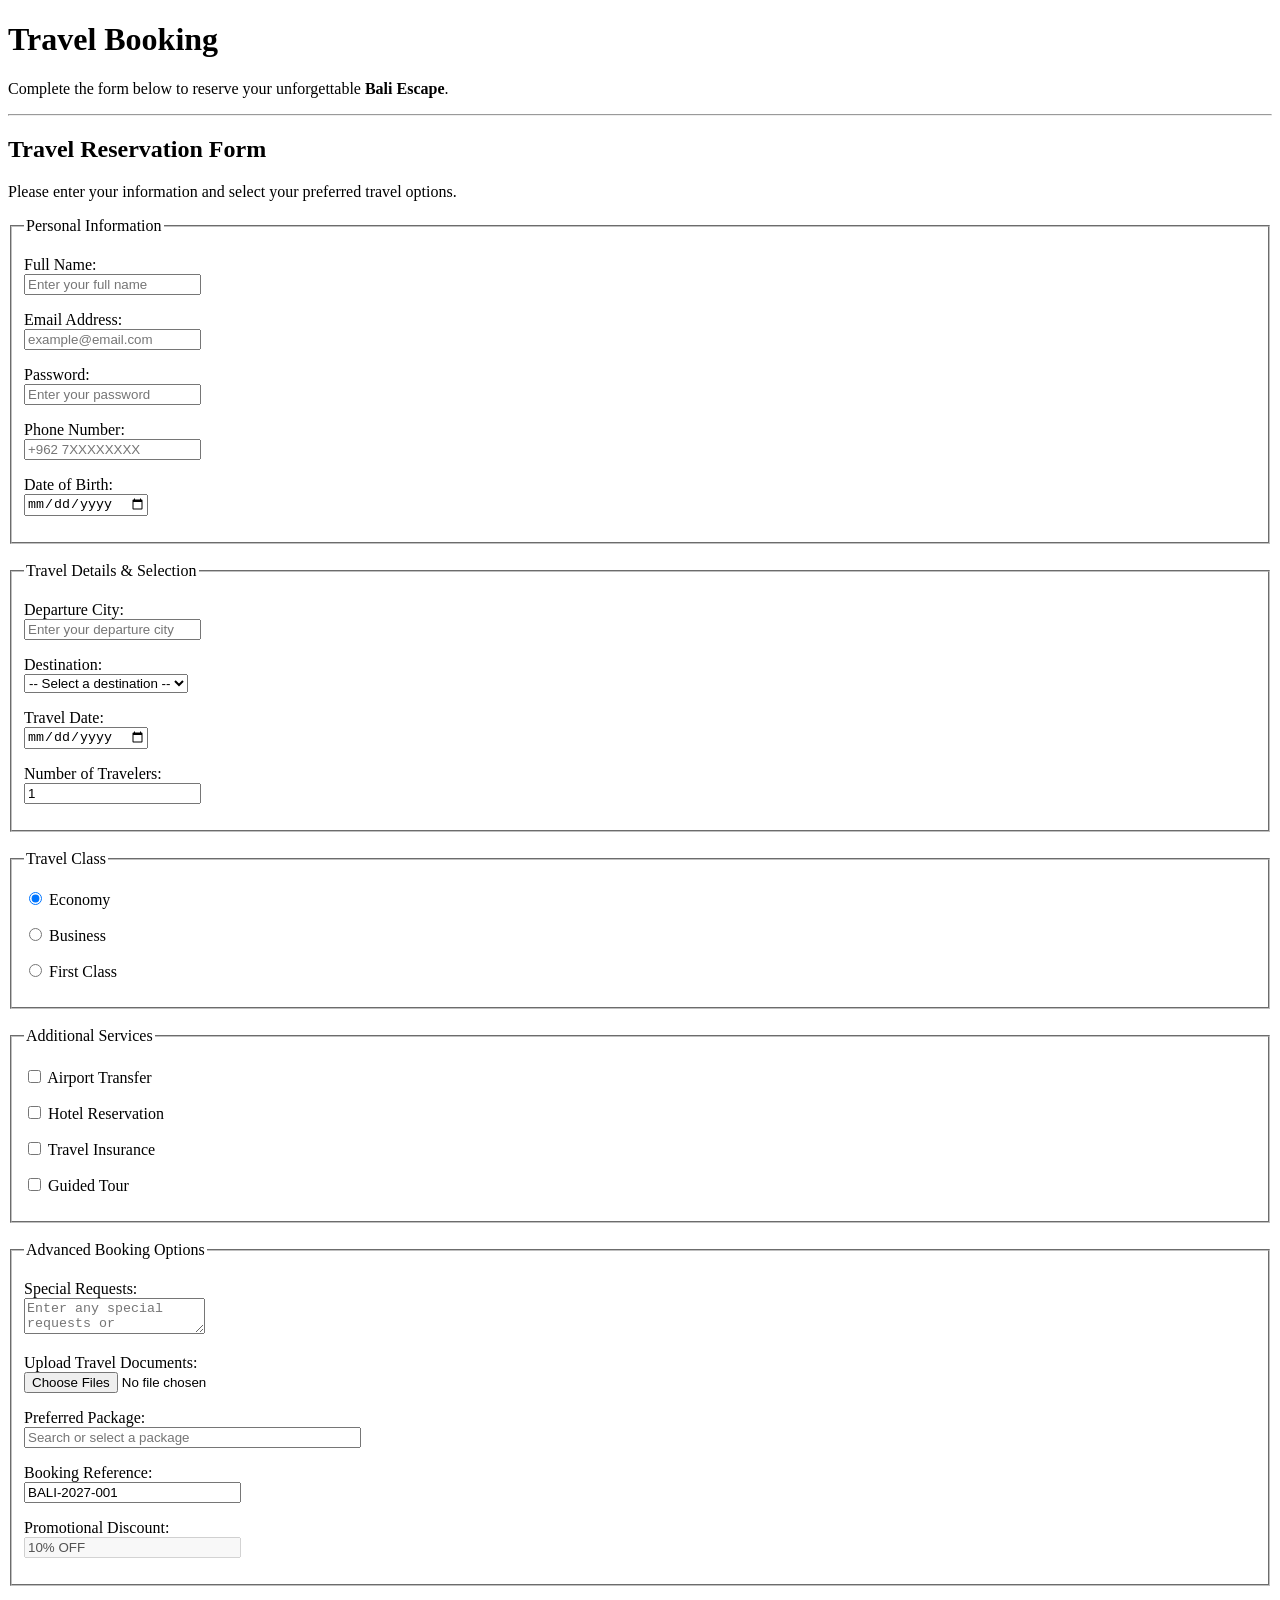
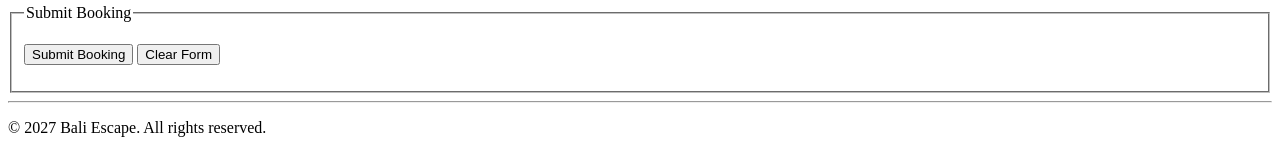
<file: booking.html>
<!DOCTYPE html>
<html lang="en">

<head>
<title>Bali Escape</title>
    <meta charset="UTF-8">
    <meta name="viewport" content="width=device-width, initial-scale=1.0">
    <meta name="description"
        content="Explore the beauty of Bali with Bali Escape. Discover destinations, travel information, hotels, flights, and travel packages.">
    <meta name="keywords"
        content="Bali, Bali Escape, Bali travel, Bali tourism, Indonesia, travel booking, Bali vacation">
    <link rel="icon" type="image/png" href="favicon.png">
</head>


<body>

    <header>

        <h1> Travel Booking</h1>

        <p>
            Complete the form below to reserve your unforgettable
            <strong>Bali Escape</strong>.
        </p>


    </header>

    <hr>

   
    <main>

        <section>

            <h2>Travel Reservation Form</h2>

            <p>
                Please enter your information and select your preferred
                travel options.
            </p>

            <form action="booking.html"
                  method="post"
                  target="_self"
                  autocomplete="on">

          
                <fieldset>

                    <legend>Personal Information</legend>

                    <p>
                        <label for="full-name">
                            Full Name:
                        </label>
                        <br>

                        <input type="text"
                               id="full-name"
                               name="full_name"
                            
                               placeholder="Enter your full name"
                               required>
                    </p>

                    <p>
                        <label for="email">
                            Email Address:
                        </label>
                        <br>

                        <input type="email"
                               id="email"
                               name="email"
                               placeholder="example@email.com"
                               required>
                    </p>

                    <p>
                        <label for="password">
                            Password:
                        </label>
                        <br>

                        <input type="password"
                               id="password"
                               name="password"
                               placeholder="Enter your password"
                               required>
                    </p>

                    <p>
                        <label for="phone">
                            Phone Number:
                        </label>
                        <br>

                        <input type="tel"
                               id="phone"
                               name="phone"
                        
                               placeholder="+962 7XXXXXXXX"
                               required>
                    </p>

                    <p>
                        <label for="dob">
                            Date of Birth:
                        </label>
                        <br>

                        <input type="date"
                               id="dob"
                               name="date_of_birth"
                               required>
                    </p>

                </fieldset>

                <br>


                <fieldset>

                    <legend>Travel Details & Selection</legend>

                    <p>
                        <label for="departure-city">
                            Departure City:
                        </label>
                        <br>

                        <input type="text"
                               id="departure-city"
                               name="departure_city"
                             
                               placeholder="Enter your departure city"
                               required>
                    </p>

                    <p>
                        <label for="destination">
                            Destination:
                        </label>
                        <br>

                        <select id="destination"
                                name="destination"
                                required>

                            <option value="">
                                -- Select a destination --
                            </option>

                            <optgroup label="Asia">

                                <option value="bali">
                                    Bali, Indonesia
                                </option>

                                <option value="tokyo">
                                    Tokyo, Japan
                                </option>

                                <option value="bangkok">
                                    Bangkok, Thailand
                                </option>

                            </optgroup>

                            <optgroup label="Europe">

                                <option value="paris">
                                    Paris, France
                                </option>

                                <option value="rome">
                                    Rome, Italy
                                </option>

                            </optgroup>

                            <optgroup label="Middle East">

                                <option value="dubai">
                                    Dubai, UAE
                                </option>

                                <option value="amman">
                                    Amman, Jordan
                                </option>

                            </optgroup>

                        </select>
                    </p>

                    <p>
                        <label for="travel-date">
                            Travel Date:
                        </label>
                        <br>

                        <input type="date"
                               id="travel-date"
                               name="travel_date"
                               required>
                    </p>

                    <p>
                        <label for="travelers">
                            Number of Travelers:
                        </label>
                        <br>

                        <input type="number"
                               id="travelers"
                               name="number_of_travelers"
                
                               value="1"
                               required>
                    </p>

                </fieldset>

                <br>

                <fieldset>

                    <legend>Travel Class</legend>

                    <p>
                        <input type="radio"
                               id="economy"
                               name="travel_class"
                               value="economy"
                               checked
                               required>

                        <label for="economy">
                            Economy
                        </label>
                    </p>

                    <p>
                        <input type="radio"
                               id="business"
                               name="travel_class"
                               value="business">

                        <label for="business">
                            Business
                        </label>
                    </p>

                    <p>
                        <input type="radio"
                               id="first-class"
                               name="travel_class"
                               value="first-class">

                        <label for="first-class">
                            First Class
                        </label>
                    </p>

                </fieldset>

                <br>

           
                <fieldset>

                    <legend>Additional Services</legend>

                    <p>
                        <input type="checkbox"
                               id="airport-transfer"
                               name="services"
                               value="airport-transfer">

                        <label for="airport-transfer">
                            Airport Transfer
                        </label>
                    </p>

                    <p>
                        <input type="checkbox"
                               id="hotel"
                               name="services"
                               value="hotel-reservation">

                        <label for="hotel">
                            Hotel Reservation
                        </label>
                    </p>

                    <p>
                        <input type="checkbox"
                               id="insurance"
                               name="services"
                               value="travel-insurance">

                        <label for="insurance">
                            Travel Insurance
                        </label>
                    </p>

                    <p>
                        <input type="checkbox"
                               id="guided-tour"
                               name="services"
                               value="guided-tour">

                        <label for="guided-tour">
                            Guided Tour
                        </label>
                    </p>

                </fieldset>

                <br>

                <fieldset>

                    <legend>Advanced Booking Options</legend>

              
                    <p>
                        <label for="requests">
                            Special Requests:
                        </label>
                        <br>

                        <textarea id="requests"
                                  name="special_requests"
                                
                                  placeholder="Enter any special requests or additional information..."></textarea>
                    </p>

               
                    <p>
                        <label for="documents">
                            Upload Travel Documents:
                        </label>
                        <br>

                        <input type="file"
                               id="documents"
                               name="documents"
                               multiple
                               required>
                    </p>

                  
                    <p>
                        <label for="package">
                            Preferred Package:
                        </label>
                        <br>

                        <input type="search"
                               id="package"
                               name="preferred_package"
                               list="packages"
                               size="40"
                               maxlength="50"
                               placeholder="Search or select a package"
                               required>

                        <datalist id="packages">

                            <option value="Standard">
                            <option value="Premium">
                            <option value="Luxury">

                        </datalist>

                    </p>

               
                    <p>
                        <label for="booking-reference">
                            Booking Reference:
                        </label>
                        <br>

                        <input type="text"
                               id="booking-reference"
                               name="booking_reference"
                               value="BALI-2027-001"
                               readonly
                               size="25">
                    </p>

            
                    <p>
                        <label for="discount">
                            Promotional Discount:
                        </label>
                        <br>

                        <input type="text"
                               id="discount"
                               name="promotional_discount"
                               value="10% OFF"
                               disabled
                               size="25">
                    </p>

                </fieldset>

                <br>

                <fieldset>

                    <legend>Submit Booking</legend>

                    <p>
                        <input type="submit"
                               value="Submit Booking">

                        <input type="reset"
                               value="Clear Form">
                    </p>

                </fieldset>

            </form>

        </section>

    </main>

    <hr>

    <footer>

        <p>
            &copy; 2027 Bali Escape. All rights reserved.
        </p>

    

    </footer>

</body>

</html>
</file>
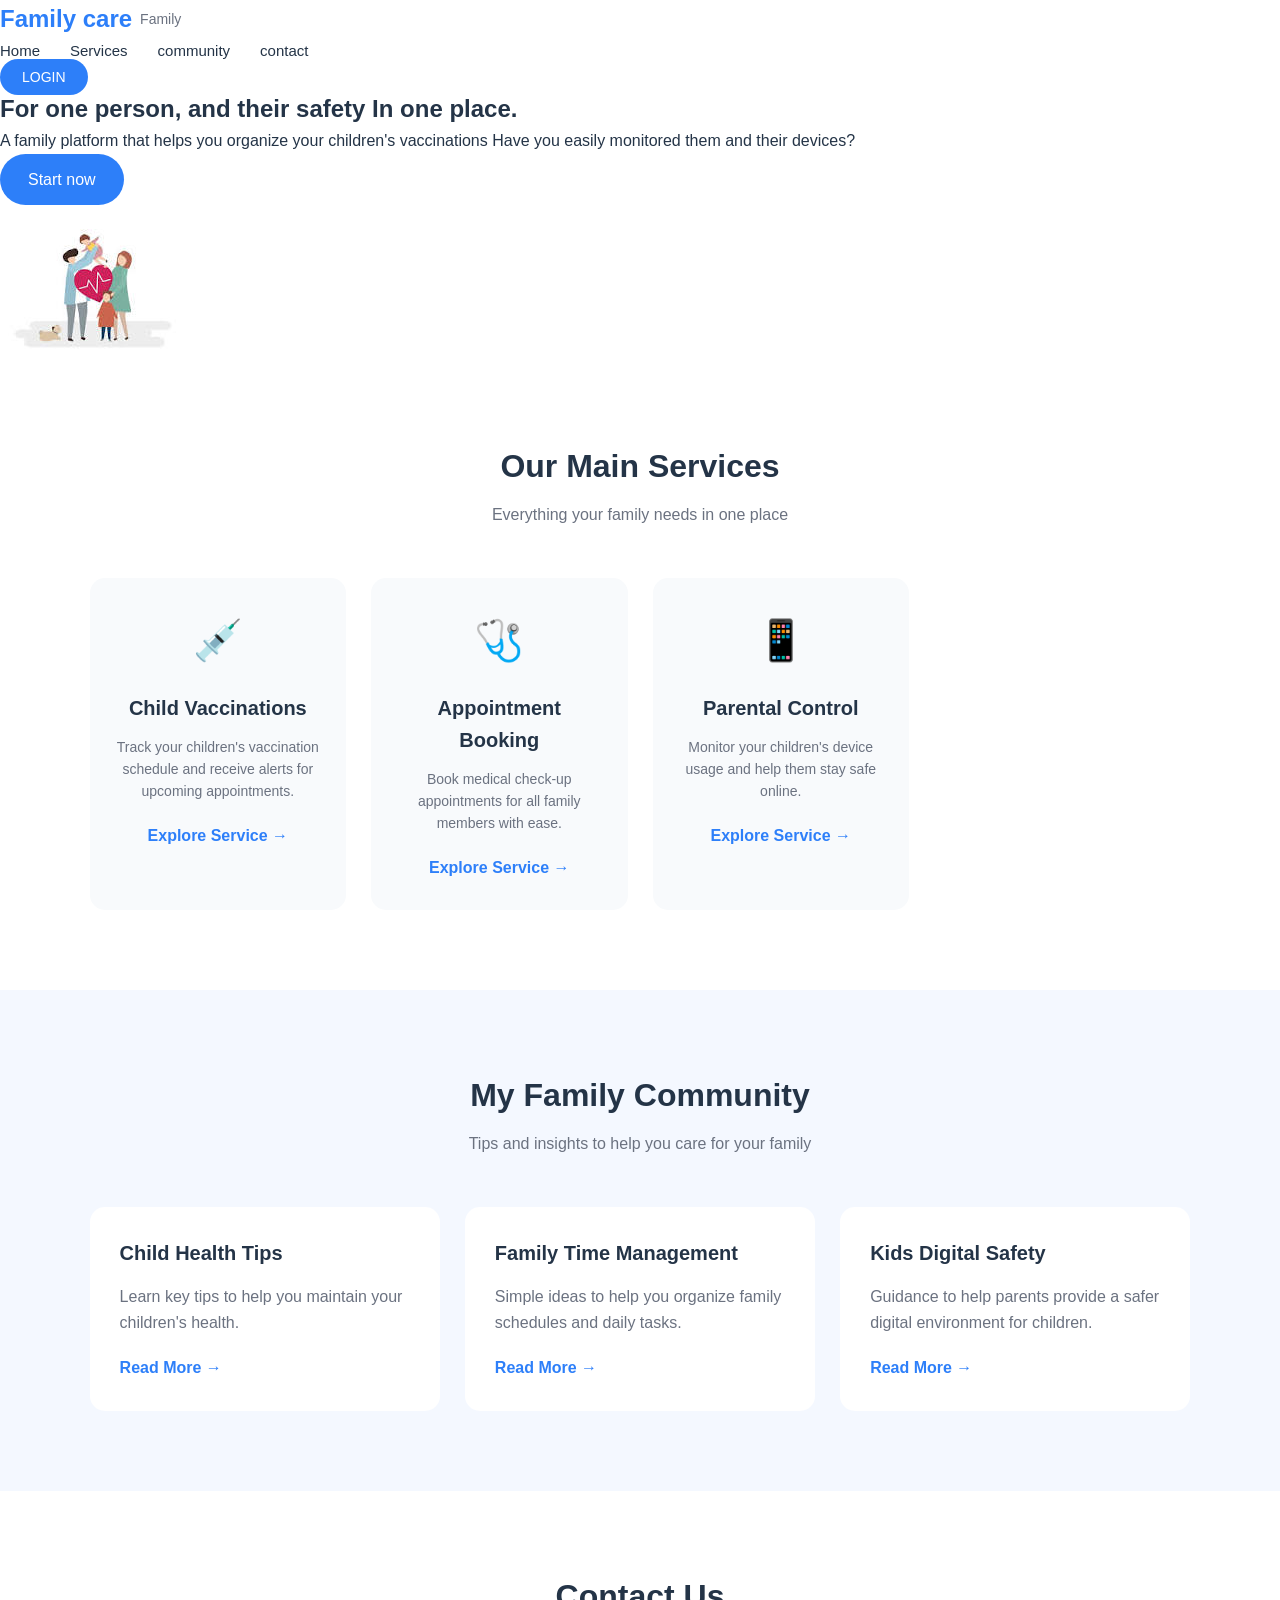
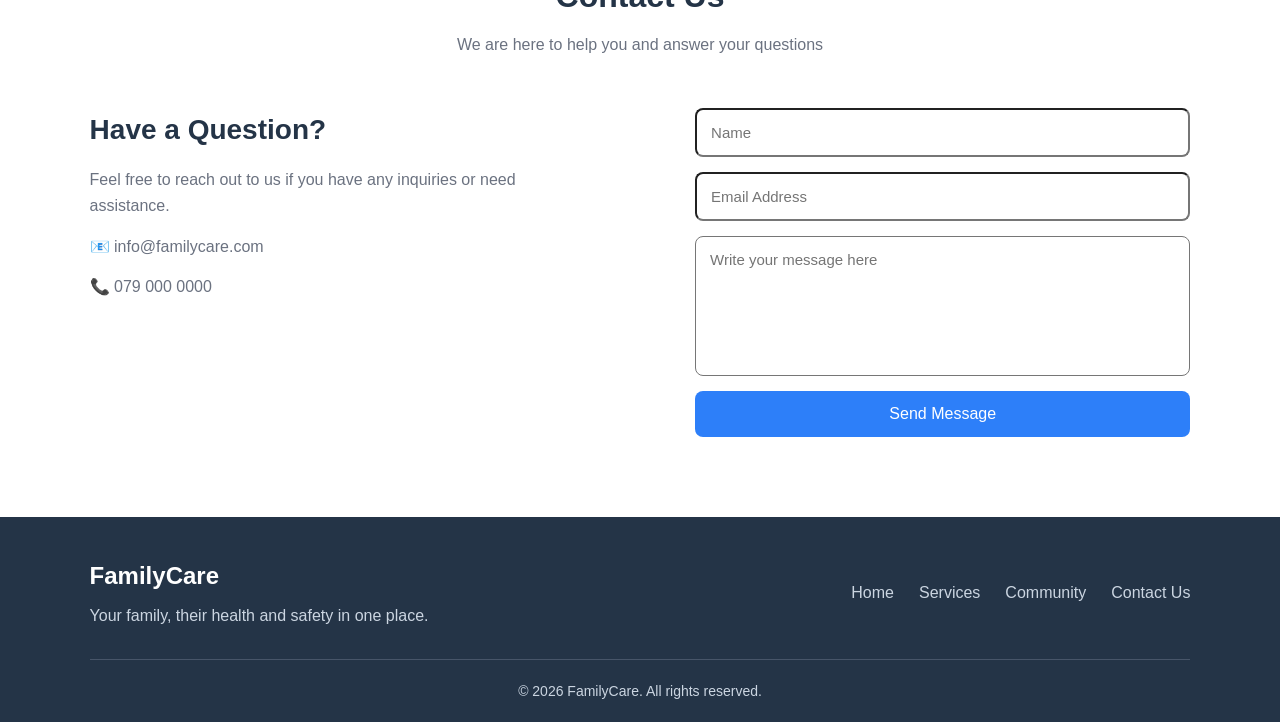
<file: home.html>
<!DOCTYPE html>
<html lang="en">
<head>
    <meta charset="UTF-8">
    <meta name="viewport" content="width=device-width, initial-scale=1.0">
    <title>Family care</title>
     <link rel="stylesheet" href="style.css">
</head>
<body>
    <header>
        <div class="logo">
            <h2>Family care</h2>
            <span>Family</span>
        </div>

        <nav>
            <ul>
                <li><a href="#Home">Home</a></li>
                <li><a href="#Services">Services</a></li>
                <li><a href="#community">community</a></li>
                <li><a href="#contact">contact</a></li>
            </ul>
        </nav>
            <a href="#login" class="login-button">LOGIN</a>
    </header>

    <section id="Home" class="Hero">
         <div class="Hero_contant">
            <h1>For one person, and their safety In one place.</h1>

            <p>A family platform that helps you organize your children's vaccinations 
                Have you easily monitored them and their devices?</p>
                   <a href="#services" class="hero-button">Start now</a>
          </div>
          
          <div class="Hero_image">
            <img src="Family.jpg" alt="Happy family">
          </div>
    </section>

    <section id="services" class="services">

    <div class="section-title">
        <h2>Our Main Services</h2>
        <p>Everything your family needs in one place</p>
    </div>

    <div class="services-container">

        <div class="service-card">
            <div class="service-icon">💉</div>

            <h3>Child Vaccinations</h3>

            <p>
                Track your children's vaccination schedule
                and receive alerts for upcoming appointments.
            </p>

            <a href="#">Explore Service →</a>
        </div>

        <div class="service-card">
            <div class="service-icon">🩺</div>

            <h3>Appointment Booking</h3>

            <p>
                Book medical check-up appointments
                for all family members with ease.
            </p>

            <a href="#">Explore Service →</a>
        </div>


        <div class="service-card">
            <div class="service-icon">📱</div>

            <h3>Parental Control</h3>

            <p>
                Monitor your children's device usage
                and help them stay safe online.
            </p>

            <a href="#">Explore Service →</a>
        </div>

    </div>

</section>

    <section id="community" class="community">

    <div class="section-title">
        <h2>My Family Community</h2>
        <p>Tips and insights to help you care for your family</p>
    </div>

    <div class="community-container">

        <div class="community-card">
            <h3>Child Health Tips</h3>

            <p>
                Learn key tips to help you
                maintain your children's health.
            </p>

            <a href="#">Read More →</a>
        </div>


        <div class="community-card">
            <h3>Family Time Management</h3>

            <p>
                Simple ideas to help you organize
                family schedules and daily tasks.
            </p>

            <a href="#">Read More →</a>
        </div>


        <div class="community-card">
            <h3>Kids Digital Safety</h3>

            <p>
                Guidance to help parents provide
                a safer digital environment for children.
            </p>

            <a href="#">Read More →</a>
        </div>

    </div>

</section>
   <section id="contact" class="contact">

    <div class="section-title">
        <h2>Contact Us</h2>
        <p>We are here to help you and answer your questions</p>
    </div>

    <div class="contact-container">

        <div class="contact-info">

            <h3>Have a Question?</h3>

            <p>
                Feel free to reach out to us if you have
                any inquiries or need assistance.
            </p>

            <p>📧 info@familycare.com</p>
            <p>📞 079 000 0000</p>

        </div>

        <form class="contact-form">

            <input type="text" placeholder="Name">

            <input type="email" placeholder="Email Address">

            <textarea placeholder="Write your message here"></textarea>

            <button type="submit">Send Message</button>

        </form>

    </div>

</section>
 <footer>

    <div class="footer-content">

        <div class="footer-logo">
            <h2>FamilyCare</h2>
            <p>Your family, their health and safety in one place.</p>
        </div>

        <div class="footer-links">

            <a href="#home">Home</a>
            <a href="#services">Services</a>
            <a href="#community">Community</a>
            <a href="#contact">Contact Us</a>

        </div>

    </div>

    <div class="copyright">
        <p>© 2026 FamilyCare. All rights reserved.</p>
    </div>

</footer>
</body>
</html>
</file>
<file: style.css>
* {
    margin: 0;
    padding: 0;
    box-sizing: border-box;
}

body {
    font-family: Arial, sans-serif;
    background-color: #ffffff;
    color: #243447;
    line-height: 1.6;
}

html {
    scroll-behavior: smooth;
}

    .logo {
        display: flex;
        align-items: center;
        gap: 8px;
                  }

             .logo h2 {
                 font-size: 24px;
                  color: #2d7ff9;
                                    }

          .logo span {
             font-size: 14px;
             color: #6b7280;
                               }  

       nav ul {
    list-style: none;
    display: flex;
    gap: 30px;
              }

       nav a {
    text-decoration: none;
    color: #243447;
    font-size: 15px;
    font-weight: 500;
    transition: 0.3s;
                      }

       nav a:hover {
        color: #2d7ff9;
                         }
                            .login-button {
                                 text-decoration: none;
                                 background-color: #2d7ff9;
                                 color: white;
                                 padding: 10px 22px;
                                 border-radius: 25px;
                                 font-size: 14px;
                                 transition: 0.3s;
                                                              }

                                 .login-button:hover {
                                 background-color: #1f66d1;
                                                              }
.hero {
    min-height: 550px;
    padding: 60px 7%;
    display: flex;
    align-items: center;
    justify-content: space-between;
    gap: 50px;
    background-color: #f4f8ff;
}

.hero-content {
    width: 50%;
}

.hero-content h1 {
    font-size: 48px;
    line-height: 1.3;
    margin-bottom: 20px;
}

.hero-content h1 span {
    color: #2d7ff9;
    display: block;
}

.hero-content p {
    font-size: 18px;
    color: #6b7280;
    margin-bottom: 30px;
    max-width: 550px;
}

.hero-button {
    display: inline-block;
    text-decoration: none;
    background-color: #2d7ff9;
    color: white;
    padding: 13px 28px;
    border-radius: 30px;
    font-size: 16px;
    transition: 0.3s;
}

.hero-button:hover {
    background-color: #1f66d1;
}

.hero-image {
    width: 45%;
}

.hero-image img {
    width: 100%;
    height: 350px;
    object-fit: cover;
    border-radius: 20px;
}
                .services {
                    padding: 80px 7%;
                    background-color: #ffffff;
                                                 }

                .section-title {
                     text-align: center;
                     margin-bottom: 50px;
                }

                .section-title h2 {
                    font-size: 32px;
                    margin-bottom: 10px;
                }

                .section-title p {
                  color: #6b7280;
                   font-size: 16px;
                }

                .services-container {
                    display: grid;
                    grid-template-columns: repeat(4, 1fr);
                    gap: 25px;
                }

                .service-card {
                    padding: 30px 25px;
                    background-color: #f8fafc;
                    border-radius: 15px;
                    text-align: center;
                    transition: 0.3s;
                }

                .service-card:hover {
                    transform: translateY(-8px);
                    box-shadow: 0 10px 25px rgba(0, 0, 0, 0.08);
                }

                .service-icon {
                    font-size: 40px;
                    margin-bottom: 20px;
                }

                .service-card h3 {
                    font-size: 20px;
                    margin-bottom: 12px;
                }

               .service-card p {
                   color: #6b7280;
                   font-size: 14px;
                   margin-bottom: 20px;
               }

               .service-card a {
                   text-decoration: none;
                   color: #2d7ff9;
                   font-weight: bold;
               }
.community {
    padding: 80px 7%;
    background-color: #f4f8ff;
}

.community-container {
    display: grid;
    grid-template-columns: repeat(3, 1fr);
    gap: 25px;
}

.community-card {
    background-color: white;
    padding: 30px;
    border-radius: 15px;
    transition: 0.3s;
}

.community-card:hover {
    transform: translateY(-5px);
    box-shadow: 0 10px 25px rgba(0, 0, 0, 0.08);
}

.community-card h3 {
    font-size: 20px;
    margin-bottom: 15px;
}

.community-card p {
    color: #6b7280;
    margin-bottom: 20px;
}

.community-card a {
    text-decoration: none;
    color: #2d7ff9;
    font-weight: bold;
}

                  .contact {
                      padding: 80px 7%;
                      background-color: #ffffff;
                  }

                  .contact-container {
                      display: flex;
                      justify-content: space-between;
                      gap: 50px;
                  }

                  .contact-info {
                      width: 45%;
                  }

                  .contact-info h3 {
                      font-size: 28px;
                      margin-bottom: 15px;
                  }

                  .contact-info p {
                      color: #6b7280;
                      margin-bottom: 15px;
                  }

                  .contact-form {
                      width: 45%;
                      display: flex;
                      flex-direction: column;
                      gap: 15px;
                  }

                  .contact-form input,
                  .contact-form textarea {
                      width: 100%;
                      padding: 14px;
                                        border-radius: 8px;
                      font-family: inherit;
                      font-size: 15px;
                      outline: none;
                   }

                  .contact-form textarea {
                      height: 140px;
                      resize: none;
                  }

                  .contact-form input:focus,
                  .contact-form textarea:focus {
                      border-color: #2d7ff9;
                  }

                  .contact-form button {
                      padding: 14px;
                      border: none;
                      border-radius: 8px;
                      background-color: #2d7ff9;
                      color: white;
                      font-size: 16px;
                      cursor: pointer;
                      transition: 0.3s;
                  }

                  .contact-form button:hover {
                      background-color: #1f66d1;
                  }
footer {
    background-color: #243447;
    color: white;
    padding: 40px 7% 20px;
}

.footer-content {
    display: flex;
    justify-content: space-between;
    align-items: center;
}

.footer-logo h2 {
    color: #ffffff;
    margin-bottom: 8px;
}

.footer-logo p {
    color: #cbd5e1;
}

.footer-links {
    display: flex;
    gap: 25px;
}

.footer-links a {
    text-decoration: none;
    color: #cbd5e1;
    transition: 0.3s;
}

.footer-links a:hover {
    color: white;
}

.copyright {
    text-align: center;
    margin-top: 30px;
    padding-top: 20px;
    border-top: 1px solid #475569;
}

.copyright p {
    color: #cbd5e1;
    font-size: 14px;
}
</file>
